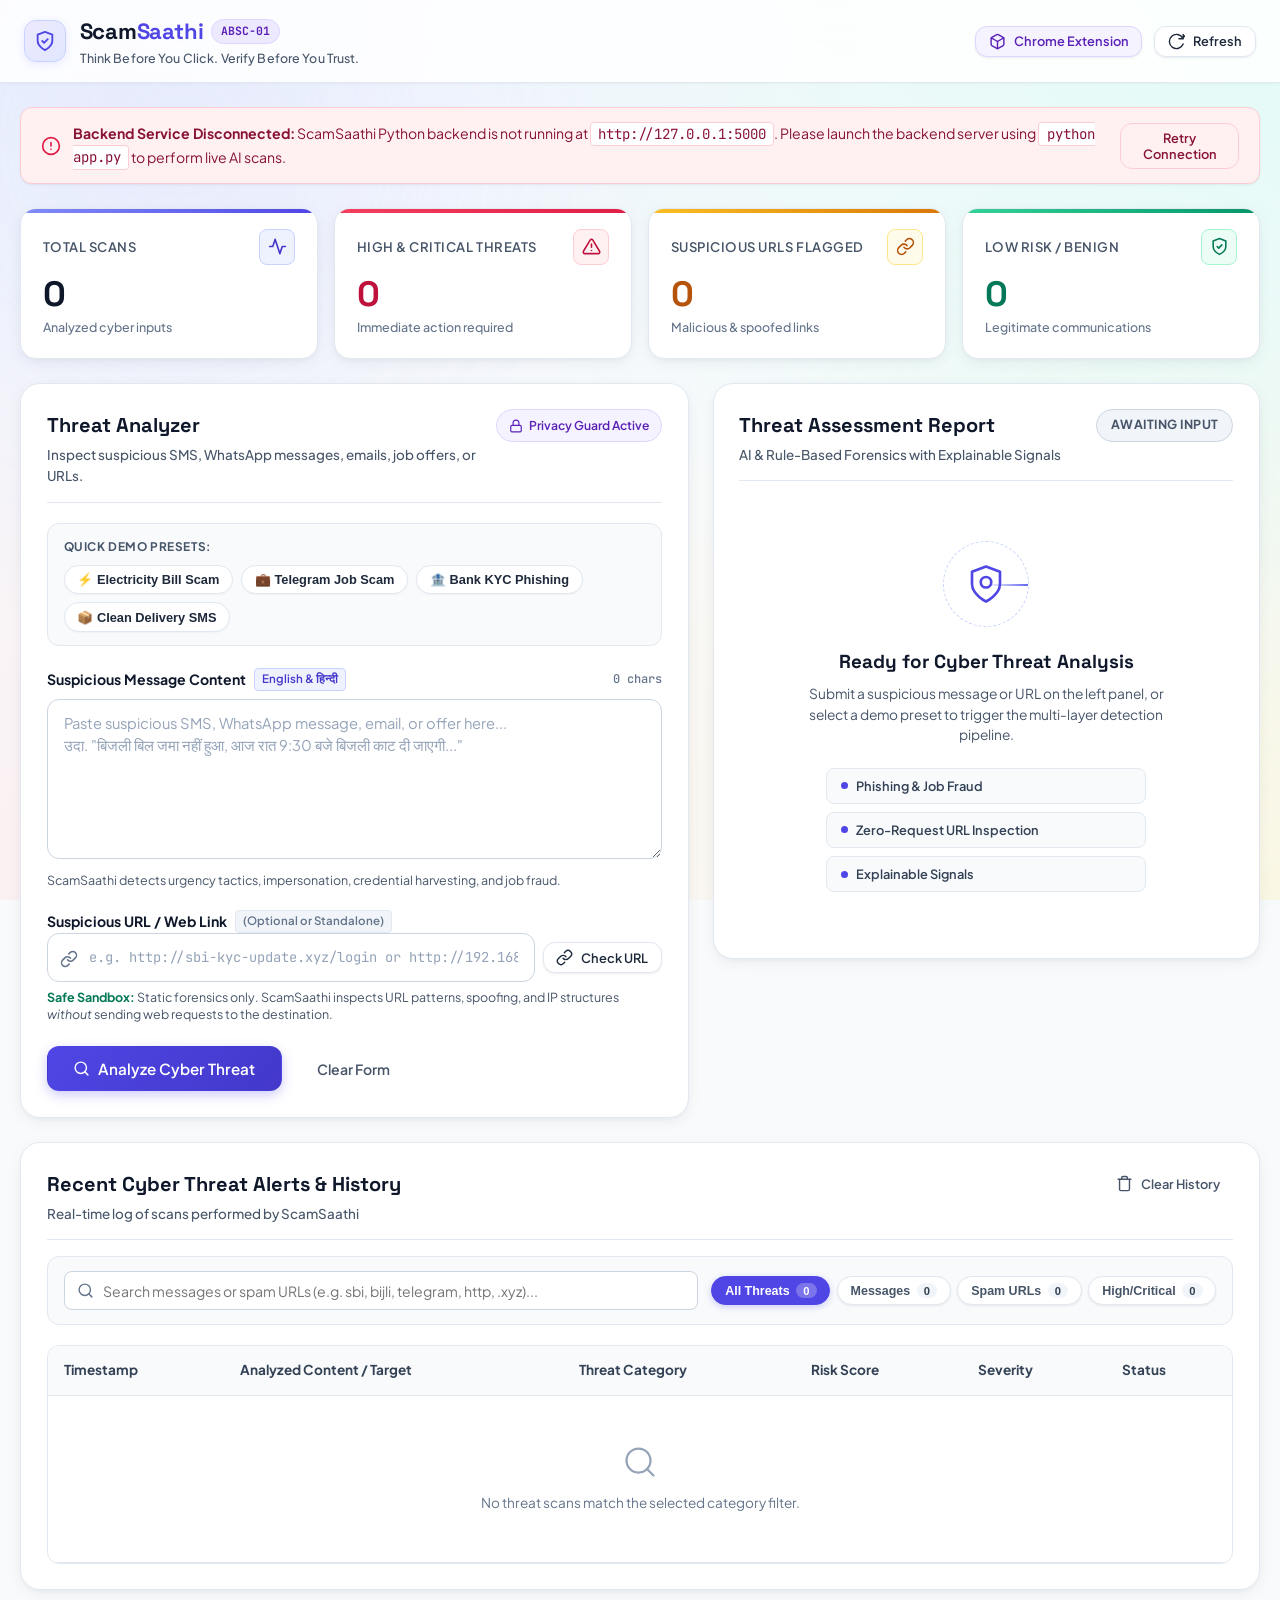
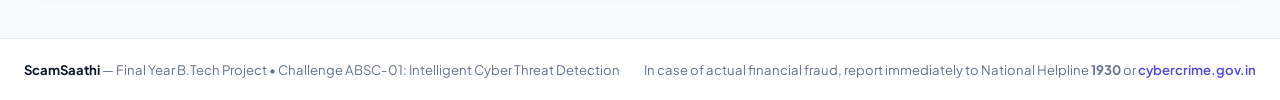
<file: index.html>
<!DOCTYPE html>
<html lang="en">
<head>
  <meta charset="UTF-8">
  <meta name="viewport" content="width=device-width, initial-scale=1.0">
  <meta name="description" content="ScamSaathi - Intelligent Cyber Threat Detection and Risk Assessment System. Analyze suspicious messages, SMS, emails, and URLs for phishing, job scams, and credential theft.">
  <title>ScamSaathi | Intelligent Cyber Threat Detection & Risk Assessment</title>
  
  <!-- Modern Typography -->
  <link rel="preconnect" href="https://fonts.googleapis.com">
  <link rel="preconnect" href="https://fonts.gstatic.com" crossorigin>
  <link href="https://fonts.googleapis.com/css2?family=Plus+Jakarta+Sans:wght@300;400;500;600;700;800&family=Space+Grotesk:wght@500;700&family=JetBrains+Mono:wght@400;500;600&display=swap" rel="stylesheet">
  
  <link rel="stylesheet" href="/static/css/style.css">
</head>
<body>
  <!-- Ambient cyber background glow elements -->
  <div class="ambient-glow glow-1" aria-hidden="true"></div>
  <div class="ambient-glow glow-2" aria-hidden="true"></div>

  <!-- Header / Navigation Bar -->
  <header class="navbar" role="banner">
    <div class="nav-container">
      <div class="brand">
        <div class="brand-icon-wrapper" aria-hidden="true">
          <svg class="brand-icon" viewBox="0 0 24 24" fill="none" stroke="currentColor" stroke-width="2" stroke-linecap="round" stroke-linejoin="round">
            <path d="M12 22s8-4 8-10V5l-8-3-8 3v7c0 6 8 10 8 10z"/>
            <path d="M9 12l2 2 4-4"/>
          </svg>
        </div>
        <div class="brand-text">
          <div class="brand-title-row">
            <span class="brand-name">Scam<span class="brand-highlight">Saathi</span></span>
            <span class="brand-badge" id="challenge-badge">ABSC-01</span>
          </div>
          <p class="brand-tagline">Think Before You Click. Verify Before You Trust.</p>
        </div>
      </div>

      <div class="nav-controls">
        <button type="button" class="btn btn-outline btn-sm btn-extension" id="btn-open-extension-modal" title="Install Chrome Browser Extension">
          <svg class="btn-icon" viewBox="0 0 24 24" fill="none" stroke="currentColor" stroke-width="2" stroke-linecap="round" stroke-linejoin="round" aria-hidden="true">
            <path d="M21 16V8a2 2 0 0 0-1-1.73l-7-4a2 2 0 0 0-2 0l-7 4A2 2 0 0 0 3 8v8a2 2 0 0 0 1 1.73l7 4a2 2 0 0 0 2 0l7-4A2 2 0 0 0 21 16z"/>
            <polyline points="3.27 6.96 12 12.01 20.73 6.96"/>
            <line x1="12" y1="22.08" x2="12" y2="12"/>
          </svg>
          <span>Chrome Extension</span>
        </button>
        <button type="button" class="btn btn-secondary btn-sm" id="btn-refresh-stats" title="Refresh dashboard data">
          <svg class="btn-icon" viewBox="0 0 24 24" fill="none" stroke="currentColor" stroke-width="2" stroke-linecap="round" stroke-linejoin="round" aria-hidden="true">
            <path d="M21.5 2v6h-6M21.34 15.57a10 10 0 1 1-.57-8.38l5.67-5.67"/>
          </svg>
          <span>Refresh</span>
        </button>
      </div>
    </div>
  </header>

  <!-- Main Dashboard Container -->
  <main class="main-content" id="main-content">
    
    <!-- Top System Banner / Offline Notice (Hidden by default, shown if backend unavailable) -->
    <div class="alert-banner hidden" id="backend-status-banner" role="alert" aria-live="assertive">
      <div class="alert-banner-content">
        <svg class="alert-banner-icon" viewBox="0 0 24 24" fill="none" stroke="currentColor" stroke-width="2" stroke-linecap="round" stroke-linejoin="round" aria-hidden="true">
          <circle cx="12" cy="12" r="10"></circle>
          <line x1="12" y1="8" x2="12" y2="12"></line>
          <line x1="12" y1="16" x2="12.01" y2="16"></line>
        </svg>
        <div class="alert-banner-text">
          <strong>Backend Service Disconnected:</strong>
          <span id="backend-banner-message">ScamSaathi Python backend is not running at <code>http://127.0.0.1:5000</code>. Please launch the backend server using <code>python app.py</code> to perform live AI scans.</span>
        </div>
      </div>
      <button type="button" class="btn btn-sm btn-outline" id="btn-retry-backend">Retry Connection</button>
    </div>

    <!-- Telemetry & Metrics Stats Row -->
    <section class="metrics-grid" aria-label="System Security Metrics">
      <div class="metric-card" id="card-total-scans">
        <div class="metric-header">
          <span class="metric-title">Total Scans</span>
          <div class="metric-icon-wrap icon-cyan" aria-hidden="true">
            <svg viewBox="0 0 24 24" fill="none" stroke="currentColor" stroke-width="2" stroke-linecap="round" stroke-linejoin="round">
              <path d="M22 12h-4l-3 9L9 3l-3 9H2"/>
            </svg>
          </div>
        </div>
        <div class="metric-value" id="metric-total-scans">--</div>
        <div class="metric-footer">Analyzed cyber inputs</div>
      </div>

      <div class="metric-card" id="card-high-threats">
        <div class="metric-header">
          <span class="metric-title">High & Critical Threats</span>
          <div class="metric-icon-wrap icon-red" aria-hidden="true">
            <svg viewBox="0 0 24 24" fill="none" stroke="currentColor" stroke-width="2" stroke-linecap="round" stroke-linejoin="round">
              <path d="M10.29 3.86L1.82 18a2 2 0 0 0 1.71 3h16.94a2 2 0 0 0 1.71-3L13.71 3.86a2 2 0 0 0-3.42 0z"/>
              <line x1="12" y1="9" x2="12" y2="13"/>
              <line x1="12" y1="17" x2="12.01" y2="17"/>
            </svg>
          </div>
        </div>
        <div class="metric-value threat-high" id="metric-high-threats">--</div>
        <div class="metric-footer">Immediate action required</div>
      </div>

      <div class="metric-card" id="card-suspicious-urls">
        <div class="metric-header">
          <span class="metric-title">Suspicious URLs Flagged</span>
          <div class="metric-icon-wrap icon-amber" aria-hidden="true">
            <svg viewBox="0 0 24 24" fill="none" stroke="currentColor" stroke-width="2" stroke-linecap="round" stroke-linejoin="round">
              <path d="M10 13a5 5 0 0 0 7.54.54l3-3a5 5 0 0 0-7.07-7.07l-1.72 1.71"/>
              <path d="M14 11a5 5 0 0 0-7.54-.54l-3 3a5 5 0 0 0 7.07 7.07l1.71-1.71"/>
            </svg>
          </div>
        </div>
        <div class="metric-value threat-amber" id="metric-suspicious-urls">--</div>
        <div class="metric-footer">Malicious & spoofed links</div>
      </div>

      <div class="metric-card" id="card-safe-rate">
        <div class="metric-header">
          <span class="metric-title">Low Risk / Benign</span>
          <div class="metric-icon-wrap icon-emerald" aria-hidden="true">
            <svg viewBox="0 0 24 24" fill="none" stroke="currentColor" stroke-width="2" stroke-linecap="round" stroke-linejoin="round">
              <path d="M12 22s8-4 8-10V5l-8-3-8 3v7c0 6 8 10 8 10z"/>
              <path d="M9 12l2 2 4-4"/>
            </svg>
          </div>
        </div>
        <div class="metric-value threat-safe" id="metric-safe-scans">--</div>
        <div class="metric-footer">Legitimate communications</div>
      </div>
    </section>

    <!-- Two-Column Primary Workspace (Input / Scanner on Left, Dynamic Results on Right) -->
    <div class="scanner-layout">
      
      <!-- LEFT COLUMN: Input & Analyzer Panel -->
      <section class="card input-card" aria-labelledby="scanner-heading">
        <div class="card-header">
          <div class="card-title-group">
            <h1 class="card-title" id="scanner-heading">Threat Analyzer</h1>
            <p class="card-subtitle">Inspect suspicious SMS, WhatsApp messages, emails, job offers, or URLs.</p>
          </div>
          <span class="privacy-badge" title="Data is processed locally and sensitive tokens are masked">
            <svg class="privacy-icon" viewBox="0 0 24 24" fill="none" stroke="currentColor" stroke-width="2" stroke-linecap="round" stroke-linejoin="round" aria-hidden="true">
              <rect x="3" y="11" width="18" height="11" rx="2" ry="2"/>
              <path d="M7 11V7a5 5 0 0 1 10 0v4"/>
            </svg>
            <span>Privacy Guard Active</span>
          </span>
        </div>

        <!-- Quick Demo Test-cases (Crucial for Hackathon Presentations!) -->
        <div class="sample-presets-container">
          <span class="sample-label">Quick Demo Presets:</span>
          <div class="preset-buttons" role="group" aria-label="Quick test case samples">
            <button type="button" class="preset-btn" data-sample="electricity" title="Simulate an electricity disconnection notice scam">⚡ Electricity Bill Scam</button>
            <button type="button" class="preset-btn" data-sample="telegram_job" title="Simulate a remote daily earning job scam">💼 Telegram Job Scam</button>
            <button type="button" class="preset-btn" data-sample="bank_phishing" title="Simulate a banking KYC credential theft SMS">🏦 Bank KYC Phishing</button>
            <button type="button" class="preset-btn" data-sample="clean_order" title="Simulate a legitimate parcel delivery SMS">📦 Clean Delivery SMS</button>
          </div>
        </div>

        <form id="scan-form" novalidate>
          <!-- Message Text Input Area (Supports English & Hindi) -->
          <div class="form-group">
            <div class="label-row">
              <label for="message-input" class="form-label">
                Suspicious Message Content
                <span class="lang-tag">English & हिन्दी</span>
              </label>
              <span class="char-count" id="char-counter">0 chars</span>
            </div>
            <textarea 
              id="message-input" 
              name="message" 
              rows="6" 
              class="form-control text-area" 
              placeholder="Paste suspicious SMS, WhatsApp message, email, or offer here...&#10;उदा. &quot;बिजली बिल जमा नहीं हुआ, आज रात 9:30 बजे बिजली काट दी जाएगी...&quot;"
              aria-describedby="message-helper"
            ></textarea>
            <span class="field-hint" id="message-helper">ScamSaathi detects urgency tactics, impersonation, credential harvesting, and job fraud.</span>
          </div>

          <!-- URL Analysis Input Section -->
          <div class="form-group">
            <label for="url-input" class="form-label">
              Suspicious URL / Web Link
              <span class="optional-tag">(Optional or Standalone)</span>
            </label>
            <div class="url-input-wrapper">
              <div class="url-prefix-icon" aria-hidden="true">
                <svg viewBox="0 0 24 24" fill="none" stroke="currentColor" stroke-width="2" stroke-linecap="round" stroke-linejoin="round">
                  <path d="M10 13a5 5 0 0 0 7.54.54l3-3a5 5 0 0 0-7.07-7.07l-1.72 1.71"/>
                  <path d="M14 11a5 5 0 0 0-7.54-.54l-3 3a5 5 0 0 0 7.07 7.07l1.71-1.71"/>
                </svg>
              </div>
              <input 
                type="text" 
                id="url-input" 
                name="url" 
                class="form-control url-control" 
                placeholder="e.g. http://sbi-kyc-update.xyz/login or http://192.168.1.1/verify"
                autocomplete="off"
                spellcheck="false"
              >
              <button type="button" class="btn btn-secondary btn-sm url-check-btn" id="btn-check-url-only" title="Inspect this URL offline without visiting">
                <svg class="btn-icon" viewBox="0 0 24 24" fill="none" stroke="currentColor" stroke-width="2" stroke-linecap="round" stroke-linejoin="round" aria-hidden="true">
                  <path d="M10 13a5 5 0 0 0 7.54.54l3-3a5 5 0 0 0-7.07-7.07l-1.72 1.71"/>
                  <path d="M14 11a5 5 0 0 0-7.54-.54l-3 3a5 5 0 0 0 7.07 7.07l1.71-1.71"/>
                </svg>
                <span>Check URL</span>
              </button>
            </div>
            <span class="field-hint">
              <strong class="security-safe-tag">Safe Sandbox:</strong> Static forensics only. ScamSaathi inspects URL patterns, spoofing, and IP structures <em>without</em> sending web requests to the destination.
            </span>
          </div>

          <!-- Form Action Buttons -->
          <div class="form-actions">
            <button type="submit" class="btn btn-primary btn-lg" id="btn-analyze">
              <svg class="btn-icon" id="analyze-spinner" viewBox="0 0 24 24" fill="none" stroke="currentColor" stroke-width="2" stroke-linecap="round" stroke-linejoin="round" aria-hidden="true">
                <circle cx="11" cy="11" r="8"></circle>
                <line x1="21" y1="21" x2="16.65" y2="16.65"></line>
              </svg>
              <span id="analyze-btn-text">Analyze Cyber Threat</span>
            </button>
            <button type="button" class="btn btn-ghost" id="btn-clear-inputs">Clear Form</button>
          </div>

          <!-- Inline Input Validation Error -->
          <div class="input-error-msg hidden" id="input-error" role="alert" aria-live="polite">
            <svg class="error-icon" viewBox="0 0 24 24" fill="none" stroke="currentColor" stroke-width="2" stroke-linecap="round" stroke-linejoin="round" aria-hidden="true">
              <circle cx="12" cy="12" r="10"/>
              <line x1="12" y1="8" x2="12" y2="12"/>
              <line x1="12" y1="16" x2="12.01" y2="16"/>
            </svg>
            <span id="input-error-text">Please provide a message or a URL to analyze.</span>
          </div>
        </form>
      </section>

      <!-- RIGHT COLUMN: Dynamic Analysis & Threat Assessment Results -->
      <section class="card results-card" id="results-panel" aria-labelledby="results-heading">
        <div class="card-header">
          <div class="card-title-group">
            <h2 class="card-title" id="results-heading">Threat Assessment Report</h2>
            <p class="card-subtitle">AI & Rule-Based Forensics with Explainable Signals</p>
          </div>
          <div id="result-severity-container">
            <!-- Dynamic Severity Badge will be placed here: Low / Medium / High / Critical -->
            <span class="badge badge-idle" id="result-idle-badge">Awaiting Input</span>
          </div>
        </div>

        <!-- 1. EMPTY / IDLE STATE (Initial state before any scan) -->
        <div class="state-container idle-state" id="state-idle">
          <div class="idle-graphic" aria-hidden="true">
            <div class="radar-scan-anim">
              <div class="radar-line"></div>
            </div>
            <svg class="idle-shield-icon" viewBox="0 0 24 24" fill="none" stroke="currentColor" stroke-width="1.5" stroke-linecap="round" stroke-linejoin="round">
              <path d="M12 22s8-4 8-10V5l-8-3-8 3v7c0 6 8 10 8 10z"/>
              <circle cx="12" cy="11" r="3"/>
            </svg>
          </div>
          <h3 class="state-title">Ready for Cyber Threat Analysis</h3>
          <p class="state-desc">
            Submit a suspicious message or URL on the left panel, or select a demo preset to trigger the multi-layer detection pipeline.
          </p>
          <div class="detection-pipeline-features">
            <div class="feature-chip">
              <span class="chip-dot"></span>
              Phishing & Job Fraud
            </div>
            <div class="feature-chip">
              <span class="chip-dot"></span>
              Zero-Request URL Inspection
            </div>
            <div class="feature-chip">
              <span class="chip-dot"></span>
              Explainable Signals
            </div>
          </div>
        </div>

        <!-- 2. LOADING STATE -->
        <div class="state-container loading-state hidden" id="state-loading" aria-live="polite">
          <div class="cyber-spinner" aria-hidden="true"></div>
          <h3 class="state-title">Analyzing Threat Indicators...</h3>
          <p class="state-desc" id="loading-stage-text">De-obfuscating URL patterns, sanitizing PII, and running ML feature classifier...</p>
        </div>

        <!-- 3. ERROR STATE (Backend failure or processing issue) -->
        <div class="state-container error-state hidden" id="state-error" role="alert" aria-live="assertive">
          <div class="error-graphic" aria-hidden="true">
            <svg viewBox="0 0 24 24" fill="none" stroke="currentColor" stroke-width="2" stroke-linecap="round" stroke-linejoin="round">
              <circle cx="12" cy="12" r="10"></circle>
              <line x1="12" y1="8" x2="12" y2="12"></line>
              <line x1="12" y1="16" x2="12.01" y2="16"></line>
            </svg>
          </div>
          <h3 class="state-title" id="error-title">Analysis Failed</h3>
          <p class="state-desc" id="error-description">Unable to connect to the ScamSaathi backend engine.</p>
          <button type="button" class="btn btn-secondary btn-sm" id="btn-error-retry">Retry Scan</button>
        </div>

        <!-- 4. SUCCESS STATE (Rendered solely with genuine backend response data) -->
        <div class="state-container success-state hidden" id="state-success">
          
          <!-- Risk Gauge & Summary Header -->
          <div class="score-overview-box">
            <div class="gauge-wrapper" aria-label="Risk Score Gauge">
              <svg class="circular-gauge" viewBox="0 0 120 120" width="130" height="130">
                <circle class="gauge-bg" cx="60" cy="60" r="50"></circle>
                <circle class="gauge-fill" id="gauge-progress-circle" cx="60" cy="60" r="50"></circle>
              </svg>
              <div class="gauge-center-text">
                <span class="score-number" id="risk-score-value">0</span>
                <span class="score-scale">/100</span>
              </div>
            </div>

            <div class="score-meta-details">
              <div class="score-meta-top">
                <span class="score-meta-label">Overall Risk Score</span>
                <span class="severity-badge-dynamic" id="dynamic-severity-badge">Low</span>
              </div>
              <h3 class="primary-threat-label" id="primary-threat-type">Phishing Threat Detected</h3>
              <p class="threat-summary-text" id="threat-summary-description">
                High probability of impersonation attempting to harvest banking credentials.
              </p>
              <div class="threat-tags-list" id="threat-category-tags">
                <!-- Tags populated dynamically -->
              </div>
            </div>
          </div>

          <!-- Section: Detected Warning Signs & Explainable Indicators -->
          <div class="result-section">
            <div class="section-title-row">
              <svg class="section-icon icon-amber" viewBox="0 0 24 24" fill="none" stroke="currentColor" stroke-width="2" stroke-linecap="round" stroke-linejoin="round" aria-hidden="true">
                <polygon points="7.86 2 16.14 2 22 7.86 22 16.14 16.14 22 7.86 22 2 16.14 2 7.86 7.86 2"/>
                <line x1="12" y1="8" x2="12" y2="12"/>
                <line x1="12" y1="16" x2="12.01" y2="16"/>
              </svg>
              <h4 class="section-title">Detected Warning Indicators</h4>
              <span class="indicator-count" id="indicator-count-badge">0 found</span>
            </div>
            
            <div class="warning-indicators-list" id="indicators-container">
              <!-- Warning indicator cards rendered dynamically -->
            </div>
          </div>

          <!-- Section: Machine Learning Text Classifier (Auxiliary & Experimental) -->
          <div class="result-section hidden" id="ml-classification-section">
            <div class="section-title-row">
              <svg class="section-icon icon-indigo" viewBox="0 0 24 24" fill="none" stroke="currentColor" stroke-width="2" stroke-linecap="round" stroke-linejoin="round" aria-hidden="true">
                <rect x="2" y="3" width="20" height="14" rx="2" ry="2"/>
                <line x1="8" y1="21" x2="16" y2="21"/>
                <line x1="12" y1="17" x2="12" y2="21"/>
              </svg>
              <h4 class="section-title">Machine Learning Classifier</h4>
              <span class="experimental-pill">Experimental (TF-IDF + LogReg)</span>
            </div>
            <div class="ml-card-box" id="ml-card-box">
              <div class="ml-result-header">
                <div class="ml-pred-badge-group">
                  <span class="ml-pred-label">Statistical Prediction:</span>
                  <span class="ml-category-badge" id="ml-category-badge">Suspicious / Scam</span>
                </div>
                <div class="ml-confidence-group">
                  <span class="ml-confidence-val" id="ml-confidence-value">--%</span>
                  <span class="ml-confidence-label">Vector Alignment</span>
                </div>
              </div>
              <p class="ml-explanation-text" id="ml-explanation-text">
                Model feature similarity to training corpus distributions.
              </p>
              <div class="ml-disclaimer-box" id="ml-disclaimer-text">
                Note: ML confidence indicates statistical feature proximity, NOT verified mathematical probability of criminality. Small synthetic datasets may exhibit distribution shift.
              </div>
            </div>
          </div>

          <!-- Section: Static URL Forensics (Shown if a URL was inspected) -->
          <div class="result-section hidden" id="url-forensics-section">
            <div class="section-title-row">
              <svg class="section-icon icon-cyan" viewBox="0 0 24 24" fill="none" stroke="currentColor" stroke-width="2" stroke-linecap="round" stroke-linejoin="round" aria-hidden="true">
                <path d="M10 13a5 5 0 0 0 7.54.54l3-3a5 5 0 0 0-7.07-7.07l-1.72 1.71"/>
                <path d="M14 11a5 5 0 0 0-7.54-.54l-3 3a5 5 0 0 0 7.07 7.07l1.71-1.71"/>
              </svg>
              <h4 class="section-title">Safe URL Forensic Inspection</h4>
            </div>
            <div class="url-forensic-box">
              <div class="url-display-line">
                <span class="url-display-label">Target URL (Non-Visited):</span>
                <code class="url-display-code" id="forensic-url-text">--</code>
              </div>
              <div class="url-signals-grid" id="forensic-url-signals">
                <!-- URL signals rendered dynamically -->
              </div>
            </div>
          </div>

          <!-- Section: Recommended Safety Actions -->
          <div class="result-section">
            <div class="section-title-row">
              <svg class="section-icon icon-emerald" viewBox="0 0 24 24" fill="none" stroke="currentColor" stroke-width="2" stroke-linecap="round" stroke-linejoin="round" aria-hidden="true">
                <path d="M12 22s8-4 8-10V5l-8-3-8 3v7c0 6 8 10 8 10z"/>
                <path d="M9 12l2 2 4-4"/>
              </svg>
              <h4 class="section-title">Recommended Safety Actions</h4>
            </div>
            <ul class="safety-actions-list" id="safety-recommendations-list">
              <!-- Recommendations rendered dynamically -->
            </ul>
          </div>

          <!-- Privacy Redaction Proof -->
          <div class="privacy-note-footer">
            <svg class="privacy-note-icon" viewBox="0 0 24 24" fill="none" stroke="currentColor" stroke-width="2" stroke-linecap="round" stroke-linejoin="round" aria-hidden="true">
              <rect x="3" y="11" width="18" height="11" rx="2" ry="2"/>
              <path d="M7 11V7a5 5 0 0 1 10 0v4"/>
            </svg>
            <span id="privacy-redacted-info">Redacted sensitive PII tokens before risk assessment.</span>
          </div>

        </div>

      </section>
    </div>

    <!-- RECENT SCAN HISTORY TABLE -->
    <section class="card history-card" aria-labelledby="history-heading">
      <div class="card-header history-header">
        <div class="card-title-group">
          <h2 class="card-title" id="history-heading">Recent Cyber Threat Alerts & History</h2>
          <p class="card-subtitle">Real-time log of scans performed by ScamSaathi</p>
        </div>
        <div class="history-actions">
          <button type="button" class="btn btn-ghost btn-sm" id="btn-clear-history" title="Clear scan history records">
            <svg class="btn-icon" viewBox="0 0 24 24" fill="none" stroke="currentColor" stroke-width="2" stroke-linecap="round" stroke-linejoin="round" aria-hidden="true">
              <polyline points="3 6 5 6 21 6"/>
              <path d="M19 6v14a2 2 0 0 1-2 2H7a2 2 0 0 1-2-2V6m3 0V4a2 2 0 0 1 2-2h4a2 2 0 0 1 2 2v2"/>
            </svg>
            <span>Clear History</span>
          </button>
        </div>
      </div>

      <!-- Threat History Search & Filter Toolbar -->
      <div class="history-toolbar">
        <div class="history-search-wrap">
          <svg class="search-icon" viewBox="0 0 24 24" fill="none" stroke="currentColor" stroke-width="2" stroke-linecap="round" stroke-linejoin="round" aria-hidden="true">
            <circle cx="11" cy="11" r="8"/>
            <line x1="21" y1="21" x2="16.65" y2="16.65"/>
          </svg>
          <input 
            type="text" 
            id="threat-search-input" 
            class="history-search-input" 
            placeholder="Search messages or spam URLs (e.g. sbi, bijli, telegram, http, .xyz)..." 
            autocomplete="off"
            aria-label="Search threat history"
          >
          <button type="button" id="btn-clear-search" class="btn-clear-search hidden" title="Clear search query">&times;</button>
        </div>
        <div class="history-filter-pills" role="radiogroup" aria-label="Filter threat types">
          <button type="button" class="filter-pill active" data-filter="all">All Threats <span class="pill-count" id="count-all">0</span></button>
          <button type="button" class="filter-pill" data-filter="messages">Messages <span class="pill-count" id="count-messages">0</span></button>
          <button type="button" class="filter-pill" data-filter="urls">Spam URLs <span class="pill-count" id="count-urls">0</span></button>
          <button type="button" class="filter-pill" data-filter="high">High/Critical <span class="pill-count" id="count-high">0</span></button>
        </div>
      </div>

      <div class="table-responsive">
        <table class="history-table" id="history-table">
          <thead>
            <tr>
              <th scope="col">Timestamp</th>
              <th scope="col">Analyzed Content / Target</th>
              <th scope="col">Threat Category</th>
              <th scope="col">Risk Score</th>
              <th scope="col">Severity</th>
              <th scope="col">Status</th>
            </tr>
          </thead>
          <tbody id="history-table-body">
            <!-- Dynamically populated or empty state row -->
            <tr class="empty-history-row" id="empty-history-placeholder">
              <td colspan="6" class="empty-history-cell">
                <div class="empty-history-msg">
                  <svg class="empty-history-icon" viewBox="0 0 24 24" fill="none" stroke="currentColor" stroke-width="1.5" stroke-linecap="round" stroke-linejoin="round" aria-hidden="true">
                    <circle cx="12" cy="12" r="10"/>
                    <line x1="12" y1="8" x2="12" y2="12"/>
                    <line x1="12" y1="16" x2="12.01" y2="16"/>
                  </svg>
                  <p>No scans recorded yet. Enter a message or URL above and click <strong>Analyze Cyber Threat</strong> to perform your first assessment.</p>
                </div>
              </td>
            </tr>
          </tbody>
        </table>
      </div>
    </section>

  </main>

  <!-- Footer -->
  <footer class="app-footer" role="contentinfo">
    <div class="footer-container">
      <div class="footer-left">
        <span class="footer-logo">ScamSaathi</span> — Final Year B.Tech Project &bull; Challenge ABSC-01: Intelligent Cyber Threat Detection
      </div>
      <div class="footer-right">
        <span>In case of actual financial fraud, report immediately to National Helpline <strong>1930</strong> or <a href="https://cybercrime.gov.in" target="_blank" rel="noopener noreferrer" class="footer-link">cybercrime.gov.in</a></span>
      </div>
    </div>
  </footer>

  <!-- Threat Forensics Deep Inspection Modal -->
  <div class="modal-overlay hidden" id="threat-detail-modal" role="dialog" aria-modal="true" aria-labelledby="modal-threat-title">
    <div class="modal-card">
      <div class="modal-header">
        <div class="modal-title-row">
          <span class="badge badge-high" id="modal-severity-badge">HIGH</span>
          <h3 class="modal-title" id="modal-threat-title">Threat Forensics Inspection</h3>
        </div>
        <button type="button" class="modal-close-btn" id="modal-close-btn" aria-label="Close dialog">&times;</button>
      </div>
      <div class="modal-body" id="modal-body-content">
        <!-- Rendered dynamically -->
      </div>
    </div>
  </div>

  <!-- Chrome Extension Installation Modal -->
  <div class="modal-overlay hidden" id="extension-modal" role="dialog" aria-modal="true" aria-labelledby="modal-ext-title">
    <div class="modal-card extension-modal-card">
      <div class="modal-header">
        <div class="modal-title-row">
          <span class="badge" style="background:rgba(56,189,248,0.2); color:var(--color-cyan); border:1px solid var(--color-cyan);">Manifest V3</span>
          <h3 class="modal-title" id="modal-ext-title">Install ScamSaathi Chrome Extension</h3>
        </div>
        <button type="button" class="modal-close-btn" id="modal-ext-close-btn" aria-label="Close dialog">&times;</button>
      </div>
      <div class="modal-body">
        <div class="ext-intro-box">
          <p>Protect your browser in real-time. The ScamSaathi Chrome Extension inspects active page URLs on demand and gives you right-click threat analysis on any highlighted message or SMS.</p>
        </div>

        <div class="ext-steps-list">
          <div class="ext-step-item">
            <div class="ext-step-num">1</div>
            <div class="ext-step-content">
              <strong>Locate or Download the Extension</strong>
              <p>You can load directly from your existing local project or download as a standalone zip archive.</p>
              <div class="ext-actions-row">
                <a href="/api/download-extension" download="scamsaathi-chrome-extension.zip" class="btn btn-primary btn-sm" id="btn-download-ext-zip">
                  <svg class="btn-icon" viewBox="0 0 24 24" fill="none" stroke="currentColor" stroke-width="2">
                    <path d="M21 15v4a2 2 0 0 1-2 2H5a2 2 0 0 1-2-2v-4"/>
                    <polyline points="7 10 12 15 17 10"/>
                    <line x1="12" y1="15" x2="12" y2="3"/>
                  </svg>
                  <span>Download Extension (.zip)</span>
                </a>
                <button type="button" class="btn btn-secondary btn-sm" id="btn-copy-ext-path">
                  <span>Copy Local Path</span>
                </button>
              </div>
              <div class="ext-path-box" id="ext-path-box">c:\Users\ASUS\Downloads\main scam sathi\extension</div>
            </div>
          </div>

          <div class="ext-step-item">
            <div class="ext-step-num">2</div>
            <div class="ext-step-content">
              <strong>Open Extensions in Google Chrome</strong>
              <p>Open a new tab in Chrome and go to: <code class="ext-code-pill">chrome://extensions</code></p>
            </div>
          </div>

          <div class="ext-step-item">
            <div class="ext-step-num">3</div>
            <div class="ext-step-content">
              <strong>Enable Developer Mode & Click "Load unpacked"</strong>
              <p>Toggle <strong>"Developer mode"</strong> in the top-right corner, click <strong>"Load unpacked"</strong>, and select the <code>extension</code> folder!</p>
            </div>
          </div>
        </div>

        <div class="ext-features-grid">
          <div class="ext-feat-item">🛡️ 1-Click Page Link Inspector</div>
          <div class="ext-feat-item">🔍 Right-Click "Inspect with ScamSaathi"</div>
          <div class="ext-feat-item">🔒 Zero-Network Privacy Engine</div>
        </div>
      </div>
    </div>
  </div>

  <script src="/static/js/app.js"></script>
</body>
</html>
</file>
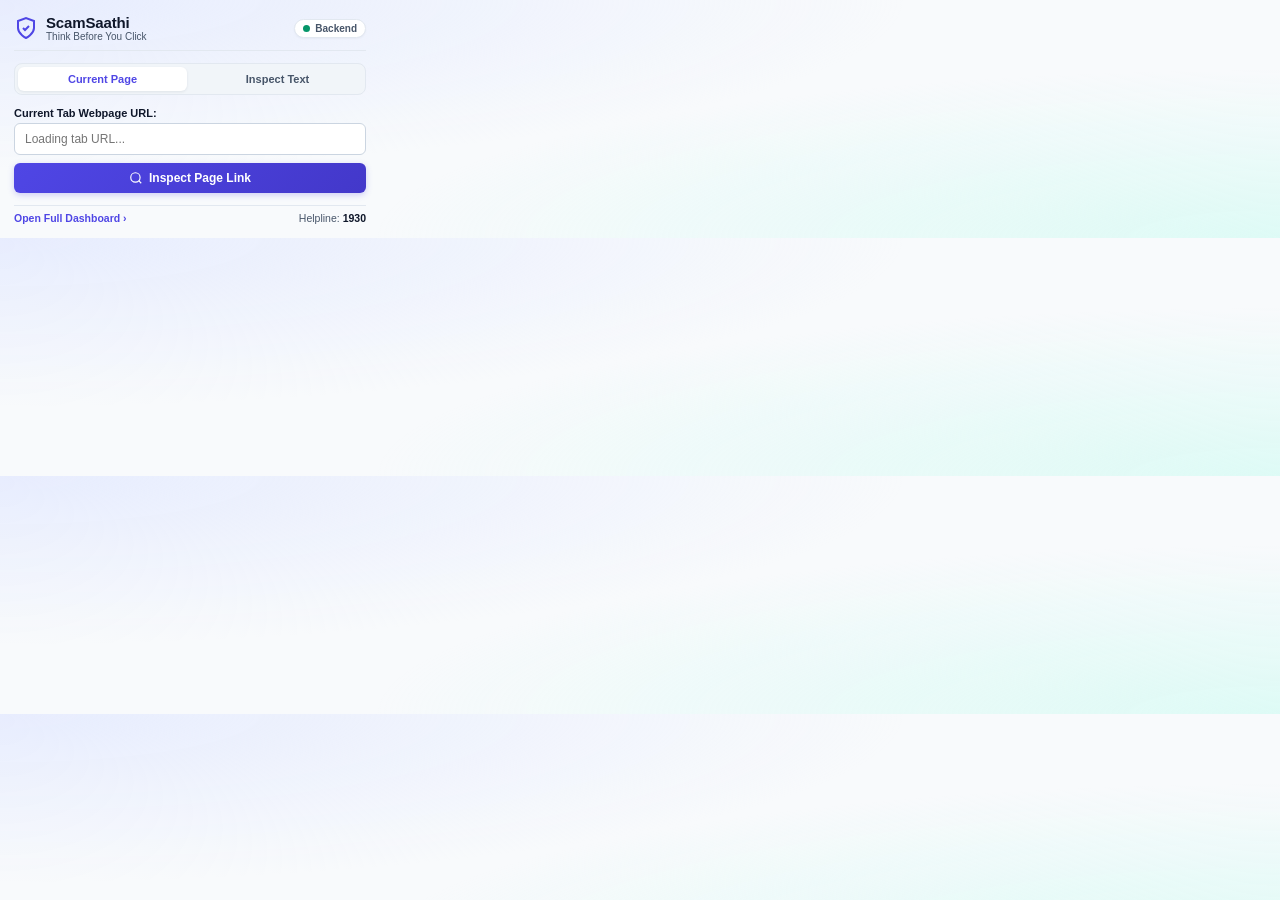
<file: extension/popup.html>
<!DOCTYPE html>
<html lang="en">
<head>
  <meta charset="UTF-8">
  <meta name="viewport" content="width=device-width, initial-scale=1.0">
  <title>ScamSaathi - Cyber Threat Inspector</title>
  <link rel="stylesheet" href="popup.css">
</head>
<body>
  <div class="popup-container">
    <!-- Header -->
    <header class="header">
      <div class="brand">
        <div class="brand-shield" aria-hidden="true">
          <svg viewBox="0 0 24 24" fill="none" stroke="currentColor" stroke-width="2">
            <path d="M12 22s8-4 8-10V5l-8-3-8 3v7c0 6 8 10 8 10z"/>
            <path d="M9 12l2 2 4-4"/>
          </svg>
        </div>
        <div>
          <div class="brand-title">ScamSaathi</div>
          <div class="brand-tagline">Think Before You Click</div>
        </div>
      </div>
      <div class="status-indicator" id="ext-backend-status" title="Flask Backend Connection Status">
        <span class="status-dot" id="ext-status-dot"></span>
        <span class="status-text" id="ext-status-text">Backend</span>
      </div>
    </header>

    <!-- Mode Tabs -->
    <div class="tabs-nav" role="tablist">
      <button class="tab-btn active" data-tab="tab-active-url" role="tab">Current Page</button>
      <button class="tab-btn" data-tab="tab-msg" role="tab">Inspect Text</button>
    </div>

    <!-- Tab 1: Current Page URL Inspection -->
    <div class="tab-pane active" id="tab-active-url">
      <div class="form-group">
        <label class="form-label">Current Tab Webpage URL:</label>
        <div class="url-field-wrap">
          <input type="text" id="ext-current-url" class="form-input" placeholder="Loading tab URL..." spellcheck="false" />
        </div>
      </div>
      <button type="button" class="btn btn-primary" id="btn-ext-scan-url">
        <svg class="btn-icon" viewBox="0 0 24 24" fill="none" stroke="currentColor" stroke-width="2">
          <circle cx="11" cy="11" r="8"/>
          <line x1="21" y1="21" x2="16.65" y2="16.65"/>
        </svg>
        <span>Inspect Page Link</span>
      </button>
    </div>

    <!-- Tab 2: Suspicious Message / Text Analysis -->
    <div class="tab-pane" id="tab-msg">
      <div class="form-group">
        <label class="form-label">Paste SMS, Offer, or Email Text:</label>
        <textarea id="ext-message-input" class="form-textarea" rows="3" placeholder="e.g. 'Your account will be suspended. Share OTP...' or 'बिजली बिल जमा करें...'"></textarea>
      </div>
      <button type="button" class="btn btn-primary" id="btn-ext-scan-msg">
        <svg class="btn-icon" viewBox="0 0 24 24" fill="none" stroke="currentColor" stroke-width="2">
          <path d="M12 22s8-4 8-10V5l-8-3-8 3v7c0 6 8 10 8 10z"/>
          <path d="M9 12l2 2 4-4"/>
        </svg>
        <span>Analyze Threat Signals</span>
      </button>
    </div>

    <!-- Results Section -->
    <div class="results-container hidden" id="ext-results-container">
      <div class="result-card">
        <div class="result-header">
          <div class="score-display">
            <span class="score-number" id="ext-score-num">0</span>
            <span class="score-max">/100</span>
          </div>
          <span class="badge badge-low" id="ext-severity-badge">LOW RISK</span>
        </div>

        <div class="threat-summary" id="ext-threat-summary">No immediate threat patterns detected.</div>

        <div class="indicators-box hidden" id="ext-indicators-box">
          <div class="indicators-title">Forensic Indicators:</div>
          <div class="indicators-list" id="ext-indicators-list"></div>
        </div>

        <div class="safety-box">
          <div class="safety-title">Recommended Action:</div>
          <div class="safety-text" id="ext-safety-advice">Always verify before providing credentials or making payments.</div>
        </div>
      </div>
    </div>

    <!-- Footer -->
    <footer class="footer">
      <a href="http://127.0.0.1:5000" target="_blank" class="footer-link">Open Full Dashboard &rsaquo;</a>
      <span class="helpline-tag">Helpline: <strong>1930</strong></span>
    </footer>
  </div>

  <script src="popup.js"></script>
</body>
</html>
</file>
<file: static/css/style.css>
/* ==========================================================================
   ScamSaathi - Cyber Threat Detection & Risk Assessment Stylesheet
   Theme: Aesthetic Pastel Frontend with High-Contrast Dashboard Architecture
   Palette: Soft Pastel Gradients, Pure Card Surfaces, Deep Slate Ink Typography
   ========================================================================== */

:root {
  /* --------------------------------------------------------------------------
     Pastel Canvas & Frontend Palette (Soft, Gentle, Non-Aggressive)
     -------------------------------------------------------------------------- */
  --bg-primary: #f8fafc;                 /* Airy porcelain pastel canvas */
  --bg-secondary: #f1f5f9;               /* Soft pastel mist backing */
  --bg-surface: #ffffff;                 /* Pure crisp card surface */
  --bg-surface-elevated: #f8fafc;        /* Subtle elevated pastel surface */
  --bg-surface-card: rgba(255, 255, 255, 0.92); /* Frosted glass card */
  
  /* Hairline Borders with High Definition */
  --border-subtle: #e2e8f0;             /* Crisp light slate border */
  --border-focus: #4f46e5;              /* Vibrant indigo focus */
  --border-highlight: #c7d2fe;          /* Pastel periwinkle border */
  
  /* --------------------------------------------------------------------------
     High-Contrast Typography (WCAG AAA Compliant - Ink Slate Contrast)
     -------------------------------------------------------------------------- */
  --text-main: #0f172a;                 /* Deep ink slate for razor-sharp readability */
  --text-muted: #475569;                /* Balanced dark slate for secondary labels */
  --text-dim: #64748b;                  /* Muted slate for metadata & hints */
  --text-inverse: #ffffff;

  /* --------------------------------------------------------------------------
     Pastel Brand Accents & High-Contrast Visual Tokens
     -------------------------------------------------------------------------- */
  --color-primary: #4f46e5;             /* High-contrast Deep Indigo */
  --color-indigo: #4f46e5;
  --color-indigo-soft: #6366f1;
  --color-cyan: #0284c7;                /* Clean Azure Blue */
  --color-teal: #0d9488;                /* Balanced Forest Teal */
  
  /* Severity Colors: Pastel Chip Backgrounds with High-Contrast Deep Ink Text */
  --color-safe: #059669;                /* Rich Emerald */
  --color-safe-bg: #ecfdf5;             /* Pastel Mint */
  --color-safe-border: #a7f3d0;
  --color-safe-text: #064e3b;
  
  --color-medium: #d97706;              /* Warm Amber */
  --color-medium-bg: #fffbeb;           /* Pastel Butter/Honey */
  --color-medium-border: #fde68a;
  --color-medium-text: #78350f;

  --color-high: #ea580c;                /* Rich Terracotta */
  --color-high-bg: #fff7ed;             /* Pastel Peach */
  --color-high-border: #fed7aa;
  --color-high-text: #7c2d12;

  --color-critical: #e11d48;            /* Bold Ruby Rose */
  --color-critical-bg: #fff1f2;         /* Pastel Blossom Rose */
  --color-critical-border: #fecdd3;
  --color-critical-text: #881337;
  --color-critical-glow: rgba(225, 29, 72, 0.15);

  /* Typography */
  --font-main: 'Plus Jakarta Sans', system-ui, -apple-system, sans-serif;
  --font-display: 'Space Grotesk', var(--font-main);
  --font-mono: 'JetBrains Mono', monospace;

  /* Natural Elevated Shadows (High Separation Against Pastel Background) */
  --shadow-sm: 0 1px 3px rgba(15, 23, 42, 0.05), 0 1px 2px rgba(15, 23, 42, 0.03);
  --shadow-md: 0 4px 16px -2px rgba(15, 23, 42, 0.07), 0 2px 6px -1px rgba(15, 23, 42, 0.04);
  --shadow-lg: 0 12px 30px -4px rgba(15, 23, 42, 0.10);
  --glow-cyan: 0 2px 14px rgba(79, 70, 229, 0.08);
  --glow-indigo: 0 2px 16px rgba(79, 70, 229, 0.10);

  /* Radius */
  --radius-sm: 8px;
  --radius-md: 12px;
  --radius-lg: 16px;
  --radius-xl: 20px;
  --radius-pill: 9999px;

  /* Transitions */
  --transition-fast: 0.15s ease;
  --transition-normal: 0.25s cubic-bezier(0.4, 0, 0.2, 1);
}

/* Base & Reset */
*, *::before, *::after {
  box-sizing: border-box;
  margin: 0;
  padding: 0;
}

html {
  font-size: 16px;
  scroll-behavior: smooth;
}

body {
  font-family: var(--font-main);
  background-color: var(--bg-primary);
  /* Aesthetic Pastel Multi-Stop Mesh Gradient */
  background-image: 
    radial-gradient(at 0% 0%, rgba(224, 231, 255, 0.6) 0px, transparent 50%),
    radial-gradient(at 100% 0%, rgba(204, 251, 241, 0.5) 0px, transparent 50%),
    radial-gradient(at 100% 100%, rgba(254, 243, 199, 0.45) 0px, transparent 50%),
    radial-gradient(at 0% 100%, rgba(255, 228, 230, 0.45) 0px, transparent 50%);
  background-attachment: fixed;
  color: var(--text-main);
  line-height: 1.6;
  min-height: 100vh;
  position: relative;
  overflow-x: hidden;
  display: flex;
  flex-direction: column;
}

/* Soft Pastel Ambient Atmosphere */
.ambient-glow {
  position: fixed;
  border-radius: 50%;
  pointer-events: none;
  filter: blur(120px);
  z-index: 0;
  opacity: 0.45;
}

.glow-1 {
  width: 520px;
  height: 520px;
  background: radial-gradient(circle, rgba(199, 210, 254, 0.7) 0%, transparent 70%);
  top: -120px;
  left: -80px;
}

.glow-2 {
  width: 540px;
  height: 540px;
  background: radial-gradient(circle, rgba(204, 251, 241, 0.6) 0%, transparent 70%);
  top: 30%;
  right: -100px;
}

/* Navigation / Header Bar */
.navbar {
  position: sticky;
  top: 0;
  z-index: 100;
  background: rgba(255, 255, 255, 0.85);
  backdrop-filter: blur(16px);
  -webkit-backdrop-filter: blur(16px);
  border-bottom: 1px solid var(--border-subtle);
  box-shadow: 0 1px 3px rgba(15, 23, 42, 0.04);
  padding: 0.85rem 1.5rem;
}

.nav-container {
  max-width: 1320px;
  margin: 0 auto;
  display: flex;
  align-items: center;
  justify-content: space-between;
  gap: 1rem;
}

.brand {
  display: flex;
  align-items: center;
  gap: 0.85rem;
}

.brand-icon-wrapper {
  width: 42px;
  height: 42px;
  border-radius: var(--radius-md);
  background: linear-gradient(135deg, #ede9fe, #e0e7ff);
  border: 1px solid #c7d2fe;
  display: flex;
  align-items: center;
  justify-content: center;
  color: var(--color-primary);
  box-shadow: 0 2px 8px rgba(79, 70, 229, 0.12);
}

.brand-icon {
  width: 22px;
  height: 22px;
}

.brand-title-row {
  display: flex;
  align-items: center;
  gap: 0.5rem;
}

.brand-name {
  font-family: var(--font-display);
  font-size: 1.38rem;
  font-weight: 700;
  letter-spacing: -0.01em;
  color: #0f172a;
}

.brand-highlight {
  color: var(--color-primary);
}

.brand-badge {
  font-family: var(--font-mono);
  font-size: 0.72rem;
  font-weight: 700;
  padding: 0.15rem 0.55rem;
  border-radius: var(--radius-pill);
  background: #ede9fe;
  border: 1px solid #ddd6fe;
  color: #5b21b6;
}

.brand-tagline {
  font-size: 0.78rem;
  color: var(--text-muted);
  letter-spacing: 0.01em;
  font-weight: 500;
}

.nav-controls {
  display: flex;
  align-items: center;
  gap: 0.75rem;
}

/* System Status Pill */
.system-status-pill {
  display: flex;
  align-items: center;
  gap: 0.45rem;
  background: #ffffff;
  border: 1px solid var(--border-subtle);
  padding: 0.4rem 0.85rem;
  border-radius: var(--radius-pill);
  font-size: 0.8rem;
  font-weight: 600;
  color: var(--text-muted);
  box-shadow: var(--shadow-sm);
}

.status-dot {
  width: 8px;
  height: 8px;
  border-radius: 50%;
  transition: background-color var(--transition-normal);
}

.status-online {
  background-color: var(--color-safe);
  box-shadow: 0 0 0 2px #d1fae5;
}

.status-offline {
  background-color: var(--color-critical);
  box-shadow: 0 0 0 2px #ffe4e6;
}

.status-checking {
  background-color: var(--color-medium);
  box-shadow: 0 0 0 2px #fef3c7;
  animation: pulse-dot 1.5s infinite;
}

@keyframes pulse-dot {
  0%, 100% { opacity: 1; transform: scale(1); }
  50% { opacity: 0.5; transform: scale(0.9); }
}

/* Main Content Layout */
.main-content {
  flex: 1;
  max-width: 1320px;
  width: 100%;
  margin: 0 auto;
  padding: 1.5rem 1.25rem 3rem;
  position: relative;
  z-index: 1;
  display: flex;
  flex-direction: column;
  gap: 1.5rem;
}

/* Alert Banner */
.alert-banner {
  background: var(--color-critical-bg);
  border: 1px solid var(--color-critical-border);
  border-radius: var(--radius-md);
  padding: 0.85rem 1.25rem;
  display: flex;
  align-items: center;
  justify-content: space-between;
  gap: 1rem;
  color: var(--color-critical-text);
  font-size: 0.88rem;
  box-shadow: var(--shadow-sm);
}

.alert-banner-content {
  display: flex;
  align-items: center;
  gap: 0.75rem;
}

.alert-banner-icon {
  width: 20px;
  height: 20px;
  color: var(--color-critical);
  flex-shrink: 0;
}

.alert-banner-text code {
  background: #ffffff;
  padding: 0.15rem 0.45rem;
  border-radius: 4px;
  font-family: var(--font-mono);
  color: var(--color-critical-text);
  border: 1px solid var(--color-critical-border);
}

/* --------------------------------------------------------------------------
   Telemetry & Metrics Stats Row - High-Contrast Dashboard Cards
   -------------------------------------------------------------------------- */
.metrics-grid {
  display: grid;
  grid-template-columns: repeat(auto-fit, minmax(230px, 1fr));
  gap: 1rem;
}

.metric-card {
  background: #ffffff;
  border: 1px solid var(--border-subtle);
  border-radius: var(--radius-lg);
  padding: 1.25rem 1.35rem;
  box-shadow: var(--shadow-md);
  transition: transform var(--transition-normal), box-shadow var(--transition-normal), border-color var(--transition-normal);
  position: relative;
  overflow: hidden;
}

.metric-card::before {
  content: '';
  position: absolute;
  top: 0;
  left: 0;
  right: 0;
  height: 4px;
}

#card-total-scans::before { background: linear-gradient(90deg, #818cf8, #4f46e5); }
#card-high-threats::before { background: linear-gradient(90deg, #f43f5e, #e11d48); }
#card-suspicious-urls::before { background: linear-gradient(90deg, #fbbf24, #d97706); }
#card-safe-rate::before { background: linear-gradient(90deg, #34d399, #059669); }

.metric-card:hover {
  transform: translateY(-2px);
  box-shadow: var(--shadow-lg);
  border-color: #cbd5e1;
}

.metric-header {
  display: flex;
  align-items: center;
  justify-content: space-between;
  margin-bottom: 0.65rem;
}

.metric-title {
  font-size: 0.82rem;
  color: var(--text-muted);
  font-weight: 600;
  text-transform: uppercase;
  letter-spacing: 0.04em;
}

.metric-icon-wrap {
  width: 36px;
  height: 36px;
  border-radius: var(--radius-sm);
  display: flex;
  align-items: center;
  justify-content: center;
}

.metric-icon-wrap svg {
  width: 19px;
  height: 19px;
}

/* High-Contrast Icon Backdrops with Soft Pastel Tints */
.icon-cyan {
  background: #eef2ff;
  border: 1px solid #c7d2fe;
  color: #4338ca;
}

.icon-red {
  background: #fff1f2;
  border: 1px solid #fecdd3;
  color: #be123c;
}

.icon-amber {
  background: #fffbeb;
  border: 1px solid #fde68a;
  color: #b45309;
}

.icon-emerald {
  background: #ecfdf5;
  border: 1px solid #a7f3d0;
  color: #047857;
}

.metric-value {
  font-family: var(--font-display);
  font-size: 2.2rem;
  font-weight: 800;
  line-height: 1.1;
  color: #0f172a;
  margin-bottom: 0.25rem;
}

.metric-footer {
  font-size: 0.78rem;
  color: var(--text-dim);
  font-weight: 500;
}

.threat-high { color: #be123c !important; }
.threat-amber { color: #b45309 !important; }
.threat-safe { color: #047857 !important; }

/* --------------------------------------------------------------------------
   Primary Two-Column Scanner Layout
   -------------------------------------------------------------------------- */
.scanner-layout {
  display: grid;
  grid-template-columns: 1.1fr 0.9fr;
  gap: 1.5rem;
  align-items: start;
}

/* Card Base */
.card {
  background: #ffffff;
  border: 1px solid var(--border-subtle);
  border-radius: var(--radius-xl);
  padding: 1.6rem;
  box-shadow: var(--shadow-md);
  position: relative;
}

.card-header {
  display: flex;
  align-items: flex-start;
  justify-content: space-between;
  gap: 1rem;
  margin-bottom: 1.25rem;
  padding-bottom: 0.95rem;
  border-bottom: 1px solid var(--border-subtle);
}

.card-title {
  font-family: var(--font-display);
  font-size: 1.25rem;
  font-weight: 700;
  color: #0f172a;
}

.card-subtitle {
  font-size: 0.84rem;
  color: var(--text-muted);
  margin-top: 0.15rem;
  font-weight: 500;
}

/* Privacy Guard Badge */
.privacy-badge {
  display: inline-flex;
  align-items: center;
  gap: 0.4rem;
  background: #f5f3ff;
  border: 1px solid #ddd6fe;
  padding: 0.35rem 0.75rem;
  border-radius: var(--radius-pill);
  font-size: 0.76rem;
  color: #5b21b6;
  font-weight: 600;
  flex-shrink: 0;
}

.privacy-icon {
  width: 14px;
  height: 14px;
}

/* Quick Demo Presets */
.sample-presets-container {
  background: #f8fafc;
  border: 1px solid var(--border-subtle);
  border-radius: var(--radius-md);
  padding: 0.85rem 1rem;
  margin-bottom: 1.35rem;
}

.sample-label {
  display: block;
  font-size: 0.74rem;
  text-transform: uppercase;
  letter-spacing: 0.05em;
  color: var(--text-muted);
  font-weight: 700;
  margin-bottom: 0.55rem;
}

.preset-buttons {
  display: flex;
  flex-wrap: wrap;
  gap: 0.5rem;
}

.preset-btn {
  background: #ffffff;
  border: 1px solid var(--border-subtle);
  color: #1e293b;
  padding: 0.38rem 0.8rem;
  border-radius: var(--radius-pill);
  font-size: 0.8rem;
  font-weight: 600;
  cursor: pointer;
  box-shadow: 0 1px 2px rgba(15, 23, 42, 0.04);
  transition: all var(--transition-fast);
}

.preset-btn:hover {
  background: #ede9fe;
  border-color: #c7d2fe;
  color: #4338ca;
  transform: translateY(-1px);
  box-shadow: var(--shadow-sm);
}

/* Forms & Inputs - High Definition & Solid Contrast */
.form-group {
  margin-bottom: 1.25rem;
}

.label-row {
  display: flex;
  align-items: center;
  justify-content: space-between;
  margin-bottom: 0.45rem;
}

.form-label {
  font-size: 0.88rem;
  font-weight: 700;
  color: #0f172a;
  display: flex;
  align-items: center;
  gap: 0.5rem;
}

.lang-tag, .optional-tag {
  font-size: 0.72rem;
  font-weight: 600;
  color: #4338ca;
  background: #eef2ff;
  border: 1px solid #c7d2fe;
  padding: 0.1rem 0.45rem;
  border-radius: 4px;
}

.optional-tag {
  color: var(--text-dim);
  background: #f1f5f9;
  border-color: var(--border-subtle);
}

.char-count {
  font-size: 0.75rem;
  color: var(--text-dim);
  font-family: var(--font-mono);
  font-weight: 500;
}

.form-control {
  width: 100%;
  background: #ffffff;
  border: 1.5px solid #cbd5e1;
  border-radius: var(--radius-md);
  padding: 0.8rem 1rem;
  color: #0f172a;
  font-family: var(--font-main);
  font-size: 0.92rem;
  line-height: 1.5;
  transition: border-color var(--transition-fast), box-shadow var(--transition-fast);
}

.form-control::placeholder {
  color: #94a3b8;
}

.form-control:focus {
  outline: none;
  border-color: var(--border-focus);
  box-shadow: 0 0 0 3px rgba(79, 70, 229, 0.15);
}

.text-area {
  resize: vertical;
  min-height: 125px;
}

.url-input-wrapper {
  position: relative;
  display: flex;
  align-items: center;
  gap: 0.5rem;
}

.url-prefix-icon {
  position: absolute;
  left: 0.85rem;
  width: 18px;
  height: 18px;
  color: #64748b;
  pointer-events: none;
  z-index: 2;
}

.url-prefix-icon svg {
  width: 100%;
  height: 100%;
}

.url-control {
  padding-left: 2.6rem;
  font-family: var(--font-mono);
  font-size: 0.86rem;
  flex: 1;
}

.url-check-btn {
  white-space: nowrap;
  flex-shrink: 0;
  padding: 0.7rem 1.1rem;
  font-size: 0.84rem;
  border: 1px solid var(--border-subtle);
  background: #f8fafc;
  color: #1e293b;
  font-weight: 600;
}

.url-check-btn:hover {
  border-color: #c7d2fe;
  background: #eef2ff;
  color: #4338ca;
}

.field-hint {
  display: block;
  font-size: 0.78rem;
  color: var(--text-muted);
  margin-top: 0.45rem;
  line-height: 1.4;
}

.security-safe-tag {
  color: #047857;
  font-weight: 700;
}

/* Actions & Buttons */
.form-actions {
  display: flex;
  align-items: center;
  gap: 0.85rem;
  margin-top: 1.4rem;
}

.btn {
  display: inline-flex;
  align-items: center;
  justify-content: center;
  gap: 0.5rem;
  padding: 0.6rem 1.3rem;
  border-radius: var(--radius-md);
  font-size: 0.88rem;
  font-weight: 600;
  cursor: pointer;
  transition: all var(--transition-fast);
  border: 1px solid transparent;
  font-family: var(--font-main);
}

.btn:disabled {
  opacity: 0.55;
  cursor: not-allowed;
}

/* Primary Button - High-Contrast Indigo with Crisp White Text */
.btn-primary {
  background: linear-gradient(135deg, #4f46e5, #4338ca);
  color: #ffffff;
  box-shadow: 0 4px 12px rgba(79, 70, 229, 0.28);
}

.btn-primary:hover:not(:disabled) {
  background: linear-gradient(135deg, #4338ca, #3730a3);
  box-shadow: 0 6px 16px rgba(79, 70, 229, 0.35);
  transform: translateY(-1px);
}

.btn-secondary {
  background: #ffffff;
  border: 1px solid var(--border-subtle);
  color: #1e293b;
  box-shadow: var(--shadow-sm);
}

.btn-secondary:hover {
  background: #f8fafc;
  border-color: #cbd5e1;
  color: #0f172a;
}

.btn-ghost {
  background: transparent;
  color: var(--text-muted);
}

.btn-ghost:hover {
  color: #0f172a;
  background: #f1f5f9;
}

.btn-outline {
  background: transparent;
  border-color: var(--color-critical-border);
  color: var(--color-critical-text);
}

.btn-outline:hover {
  background: var(--color-critical-bg);
}

.btn-sm {
  padding: 0.38rem 0.8rem;
  font-size: 0.8rem;
}

.btn-lg {
  padding: 0.75rem 1.6rem;
  font-size: 0.95rem;
}

.btn-icon {
  width: 17px;
  height: 17px;
}

/* Input Error Message */
.input-error-msg {
  display: flex;
  align-items: center;
  gap: 0.5rem;
  background: var(--color-critical-bg);
  border: 1px solid var(--color-critical-border);
  padding: 0.7rem 1rem;
  border-radius: var(--radius-sm);
  color: var(--color-critical-text);
  font-size: 0.84rem;
  font-weight: 500;
  margin-top: 1rem;
}

.error-icon {
  width: 17px;
  height: 17px;
  flex-shrink: 0;
  color: var(--color-critical);
}

/* ==========================================================================
   Results Panel States (Idle, Loading, Error, Success)
   ========================================================================== */

.results-card {
  min-height: 480px;
  display: flex;
  flex-direction: column;
}

.state-container {
  display: flex;
  flex-direction: column;
  flex: 1;
}

/* Idle State */
.idle-state {
  align-items: center;
  justify-content: center;
  text-align: center;
  padding: 2.5rem 1rem;
}

.idle-graphic {
  position: relative;
  width: 86px;
  height: 86px;
  display: flex;
  align-items: center;
  justify-content: center;
  margin-bottom: 1.25rem;
}

.radar-scan-anim {
  position: absolute;
  inset: 0;
  border-radius: 50%;
  border: 1.5px dashed #c7d2fe;
  animation: radar-spin 10s linear infinite;
}

.radar-line {
  position: absolute;
  top: 50%;
  left: 50%;
  width: 50%;
  height: 2px;
  background: linear-gradient(90deg, transparent, #6366f1);
  transform-origin: 0 0;
}

@keyframes radar-spin {
  from { transform: rotate(0deg); }
  to { transform: rotate(360deg); }
}

.idle-shield-icon {
  width: 42px;
  height: 42px;
  color: var(--color-primary);
  z-index: 2;
}

.state-title {
  font-family: var(--font-display);
  font-size: 1.18rem;
  font-weight: 700;
  color: #0f172a;
  margin-bottom: 0.4rem;
}

.state-desc {
  font-size: 0.86rem;
  color: var(--text-muted);
  max-width: 360px;
  margin-bottom: 1.35rem;
  line-height: 1.5;
}

.detection-pipeline-features {
  display: flex;
  flex-direction: column;
  gap: 0.45rem;
  width: 100%;
  max-width: 320px;
}

.feature-chip {
  background: #f8fafc;
  border: 1px solid var(--border-subtle);
  border-radius: var(--radius-sm);
  padding: 0.45rem 0.85rem;
  font-size: 0.8rem;
  font-weight: 600;
  color: #334155;
  display: flex;
  align-items: center;
  gap: 0.5rem;
}

.chip-dot {
  width: 7px;
  height: 7px;
  border-radius: 50%;
  background: var(--color-primary);
}

/* Loading State */
.loading-state {
  align-items: center;
  justify-content: center;
  text-align: center;
  padding: 3rem 1.5rem;
}

.cyber-spinner {
  width: 48px;
  height: 48px;
  border: 3px solid #e2e8f0;
  border-top-color: var(--color-primary);
  border-right-color: #0d9488;
  border-radius: 50%;
  animation: spin 0.9s linear infinite;
  margin-bottom: 1.5rem;
}

@keyframes spin {
  to { transform: rotate(360deg); }
}

/* Error State */
.error-state {
  align-items: center;
  justify-content: center;
  text-align: center;
  padding: 2.5rem 1.5rem;
}

.error-graphic {
  width: 52px;
  height: 52px;
  border-radius: 50%;
  background: var(--color-critical-bg);
  border: 1px solid var(--color-critical-border);
  display: flex;
  align-items: center;
  justify-content: center;
  color: var(--color-critical);
  margin-bottom: 1rem;
}

.error-graphic svg {
  width: 26px;
  height: 26px;
}

/* --------------------------------------------------------------------------
   Severity Badges - Pastel Pill Tints with High-Contrast Deep Ink Text
   -------------------------------------------------------------------------- */
.badge {
  display: inline-flex;
  align-items: center;
  gap: 0.4rem;
  padding: 0.32rem 0.85rem;
  border-radius: var(--radius-pill);
  font-size: 0.78rem;
  font-weight: 700;
  text-transform: uppercase;
  letter-spacing: 0.04em;
}

.badge-idle {
  background: #f1f5f9;
  border: 1px solid #cbd5e1;
  color: #475569;
}

.badge-low {
  background: var(--color-safe-bg);
  border: 1px solid var(--color-safe-border);
  color: var(--color-safe-text);
}

.badge-medium {
  background: var(--color-medium-bg);
  border: 1px solid var(--color-medium-border);
  color: var(--color-medium-text);
}

.badge-high {
  background: var(--color-high-bg);
  border: 1px solid var(--color-high-border);
  color: var(--color-high-text);
}

.badge-critical {
  background: var(--color-critical-bg);
  border: 1px solid var(--color-critical-border);
  color: var(--color-critical-text);
}

/* ==========================================================================
   Success State & Detailed Forensic Explanations
   ========================================================================== */

.score-overview-box {
  display: flex;
  align-items: center;
  gap: 1.5rem;
  background: #f8fafc;
  border: 1px solid var(--border-subtle);
  border-radius: var(--radius-lg);
  padding: 1.35rem;
  margin-bottom: 1.25rem;
}

/* Circular SVG Gauge */
.gauge-wrapper {
  position: relative;
  width: 110px;
  height: 110px;
  flex-shrink: 0;
}

.circular-gauge {
  transform: rotate(-90deg);
}

.gauge-bg {
  fill: none;
  stroke: #e2e8f0;
  stroke-width: 9;
}

.gauge-fill {
  fill: none;
  stroke-width: 9;
  stroke-linecap: round;
  stroke-dasharray: 314.159; /* 2 * PI * 50 */
  stroke-dashoffset: 314.159;
  transition: stroke-dashoffset 0.8s cubic-bezier(0.4, 0, 0.2, 1), stroke 0.3s ease;
}

.gauge-center-text {
  position: absolute;
  inset: 0;
  display: flex;
  flex-direction: column;
  align-items: center;
  justify-content: center;
  pointer-events: none;
}

.score-number {
  font-family: var(--font-display);
  font-size: 2.1rem;
  font-weight: 800;
  color: #0f172a;
  line-height: 1;
}

.score-scale {
  font-size: 0.72rem;
  color: var(--text-dim);
  font-family: var(--font-mono);
  font-weight: 600;
}

.score-meta-details {
  flex: 1;
}

.score-meta-top {
  display: flex;
  align-items: center;
  justify-content: space-between;
  gap: 0.5rem;
  margin-bottom: 0.35rem;
}

.score-meta-label {
  font-size: 0.76rem;
  text-transform: uppercase;
  letter-spacing: 0.05em;
  color: var(--text-muted);
  font-weight: 700;
}

.severity-badge-dynamic {
  font-size: 0.75rem;
  font-weight: 700;
  padding: 0.15rem 0.6rem;
  border-radius: var(--radius-pill);
  text-transform: uppercase;
}

.primary-threat-label {
  font-family: var(--font-display);
  font-size: 1.15rem;
  font-weight: 700;
  color: #0f172a;
  margin-bottom: 0.25rem;
}

.threat-summary-text {
  font-size: 0.85rem;
  color: #334155;
  line-height: 1.45;
  margin-bottom: 0.65rem;
  font-weight: 500;
}

.threat-tags-list {
  display: flex;
  flex-wrap: wrap;
  gap: 0.4rem;
}

.threat-tag {
  font-size: 0.75rem;
  background: #ede9fe;
  border: 1px solid #ddd6fe;
  color: #5b21b6;
  font-weight: 600;
  padding: 0.18rem 0.55rem;
  border-radius: 4px;
}

/* Warning Signs Section */
.result-section {
  margin-bottom: 1.25rem;
}

.section-title-row {
  display: flex;
  align-items: center;
  gap: 0.5rem;
  margin-bottom: 0.75rem;
}

.section-icon {
  width: 18px;
  height: 18px;
  flex-shrink: 0;
  color: var(--color-primary);
}

.section-title {
  font-family: var(--font-display);
  font-size: 0.95rem;
  font-weight: 700;
  color: #0f172a;
}

.indicator-count {
  margin-left: auto;
  font-size: 0.74rem;
  font-weight: 700;
  background: #f1f5f9;
  padding: 0.15rem 0.55rem;
  border-radius: var(--radius-pill);
  color: #334155;
  border: 1px solid var(--border-subtle);
}

.warning-indicators-list {
  display: flex;
  flex-direction: column;
  gap: 0.5rem;
}

.indicator-card {
  background: #ffffff;
  border: 1px solid var(--border-subtle);
  border-left: 4px solid var(--color-medium);
  border-radius: var(--radius-sm);
  padding: 0.8rem 1rem;
  display: flex;
  flex-direction: column;
  gap: 0.25rem;
  box-shadow: 0 1px 3px rgba(15, 23, 42, 0.04);
}

.indicator-card.severity-high {
  border-left-color: var(--color-critical);
}

.indicator-card.severity-medium {
  border-left-color: var(--color-medium);
}

.indicator-card.severity-low {
  border-left-color: var(--color-safe);
}

.indicator-headline {
  font-size: 0.86rem;
  font-weight: 700;
  color: #0f172a;
  display: flex;
  align-items: center;
  justify-content: space-between;
}

.indicator-detail {
  font-size: 0.8rem;
  color: #475569;
  line-height: 1.45;
}

/* URL Forensics Box */
.url-forensic-box {
  background: #f8fafc;
  border: 1px solid var(--border-subtle);
  border-radius: var(--radius-md);
  padding: 0.9rem 1rem;
}

.url-display-line {
  display: flex;
  flex-direction: column;
  gap: 0.25rem;
  margin-bottom: 0.65rem;
}

.url-display-label {
  font-size: 0.74rem;
  text-transform: uppercase;
  color: #4338ca;
  font-weight: 700;
}

.url-display-code {
  font-family: var(--font-mono);
  font-size: 0.82rem;
  background: #ffffff;
  padding: 0.45rem 0.75rem;
  border-radius: 4px;
  color: #0f172a;
  word-break: break-all;
  border: 1px solid var(--border-subtle);
}

.url-signals-grid {
  display: grid;
  grid-template-columns: repeat(auto-fill, minmax(180px, 1fr));
  gap: 0.5rem;
}

.url-signal-pill {
  background: #ffffff;
  border: 1px solid var(--border-subtle);
  border-radius: 4px;
  padding: 0.35rem 0.65rem;
  font-size: 0.76rem;
  font-weight: 500;
  color: #334155;
  display: flex;
  align-items: center;
  gap: 0.4rem;
  box-shadow: 0 1px 2px rgba(15, 23, 42, 0.03);
}

/* Machine Learning Text Classifier Card */
.icon-indigo {
  background: #ede9fe;
  color: #5b21b6;
}

.experimental-pill {
  margin-left: auto;
  font-size: 0.72rem;
  font-weight: 700;
  background: #ede9fe;
  border: 1px solid #ddd6fe;
  color: #5b21b6;
  padding: 0.15rem 0.55rem;
  border-radius: var(--radius-pill);
}

.ml-card-box {
  background: #f8fafc;
  border: 1px solid #c7d2fe;
  border-left: 4px solid var(--color-primary);
  border-radius: var(--radius-md);
  padding: 1rem 1.2rem;
  display: flex;
  flex-direction: column;
  gap: 0.65rem;
}

.ml-result-header {
  display: flex;
  align-items: center;
  justify-content: space-between;
  gap: 1rem;
}

.ml-pred-badge-group {
  display: flex;
  align-items: center;
  gap: 0.6rem;
}

.ml-pred-label {
  font-size: 0.82rem;
  color: var(--text-muted);
  font-weight: 600;
}

.ml-category-badge {
  font-size: 0.78rem;
  font-weight: 700;
  padding: 0.2rem 0.7rem;
  border-radius: var(--radius-pill);
}

.ml-badge-suspicious {
  background: var(--color-critical-bg);
  border: 1px solid var(--color-critical-border);
  color: var(--color-critical-text);
}

.ml-badge-legitimate {
  background: var(--color-safe-bg);
  border: 1px solid var(--color-safe-border);
  color: var(--color-safe-text);
}

.ml-confidence-group {
  display: flex;
  flex-direction: column;
  align-items: flex-end;
}

.ml-confidence-val {
  font-family: var(--font-display);
  font-size: 1.2rem;
  font-weight: 800;
  color: #0f172a;
}

.ml-confidence-label {
  font-size: 0.68rem;
  color: var(--text-dim);
  text-transform: uppercase;
  letter-spacing: 0.04em;
  font-weight: 600;
}

.ml-explanation-text {
  font-size: 0.84rem;
  color: #1e293b;
  line-height: 1.5;
  font-weight: 500;
}

.ml-disclaimer-box {
  background: #ffffff;
  border: 1px solid var(--border-subtle);
  border-radius: 4px;
  padding: 0.5rem 0.75rem;
  font-size: 0.74rem;
  color: #64748b;
  line-height: 1.45;
}

/* Safety Recommendations */
.safety-actions-list {
  list-style: none;
  display: flex;
  flex-direction: column;
  gap: 0.45rem;
}

.safety-action-item {
  background: var(--color-safe-bg);
  border: 1px solid var(--color-safe-border);
  border-radius: var(--radius-sm);
  padding: 0.7rem 0.9rem;
  font-size: 0.84rem;
  font-weight: 500;
  color: var(--color-safe-text);
  display: flex;
  align-items: flex-start;
  gap: 0.65rem;
  line-height: 1.45;
}

.safety-check-icon {
  width: 17px;
  height: 17px;
  color: var(--color-safe);
  flex-shrink: 0;
  margin-top: 2px;
}

/* Privacy Redacted Footer */
.privacy-note-footer {
  display: flex;
  align-items: center;
  gap: 0.5rem;
  margin-top: 1rem;
  padding-top: 0.85rem;
  border-top: 1px solid var(--border-subtle);
  font-size: 0.78rem;
  color: var(--text-dim);
  font-weight: 500;
}

.privacy-note-icon {
  width: 15px;
  height: 15px;
  color: var(--color-primary);
}

/* ==========================================================================
   Recent Scan History Table - Crisp High-Contrast Table Architecture
   ========================================================================== */

.history-card {
  padding: 1.6rem;
}

.history-header {
  margin-bottom: 1rem;
}

.table-responsive {
  width: 100%;
  overflow-x: auto;
  border: 1px solid var(--border-subtle);
  border-radius: var(--radius-md);
  background: #ffffff;
}

.history-table {
  width: 100%;
  border-collapse: collapse;
  text-align: left;
  font-size: 0.85rem;
}

.history-table th {
  padding: 0.85rem 1rem;
  background: #f8fafc;
  color: #334155;
  font-weight: 700;
  border-bottom: 1.5px solid var(--border-subtle);
  white-space: nowrap;
}

.history-table td {
  padding: 0.9rem 1rem;
  border-bottom: 1px solid var(--border-subtle);
  color: #0f172a;
  vertical-align: middle;
}

.history-table tr:hover td {
  background: #f8fafc;
}

.history-time {
  font-family: var(--font-mono);
  font-size: 0.78rem;
  color: var(--text-dim);
  white-space: nowrap;
  font-weight: 500;
}

.history-snippet {
  max-width: 280px;
  white-space: nowrap;
  overflow: hidden;
  text-overflow: ellipsis;
  color: #1e293b;
  font-weight: 500;
}

.history-score-cell {
  font-family: var(--font-mono);
  font-weight: 800;
  color: #0f172a;
}

.empty-history-cell {
  text-align: center;
  padding: 3rem 1rem !important;
}

.empty-history-msg {
  display: flex;
  flex-direction: column;
  align-items: center;
  gap: 0.75rem;
  color: var(--text-dim);
}

.empty-history-icon {
  width: 36px;
  height: 36px;
  color: #94a3b8;
}

/* Footer */
.app-footer {
  border-top: 1px solid var(--border-subtle);
  background: #ffffff;
  padding: 1.25rem 1.5rem;
  margin-top: auto;
  font-size: 0.82rem;
  color: var(--text-dim);
}

.footer-container {
  max-width: 1320px;
  margin: 0 auto;
  display: flex;
  flex-wrap: wrap;
  align-items: center;
  justify-content: space-between;
  gap: 0.75rem;
}

.footer-logo {
  font-weight: 700;
  color: #0f172a;
}

.footer-link {
  color: var(--color-primary);
  text-decoration: none;
  font-weight: 600;
}

.footer-link:hover {
  text-decoration: underline;
}

/* Utilities */
.hidden {
  display: none !important;
}

/* Responsive Media Queries */
@media (max-width: 1024px) {
  .scanner-layout {
    grid-template-columns: 1fr;
  }
}

@media (max-width: 768px) {
  .nav-container {
    flex-direction: column;
    align-items: flex-start;
  }
  
  .nav-controls {
    width: 100%;
    justify-content: space-between;
  }
  
  .score-overview-box {
    flex-direction: column;
    text-align: center;
  }
  
  .score-meta-top {
    justify-content: center;
  }
  
  .threat-tags-list {
    justify-content: center;
  }
}

/* ==========================================================================
   Threat History Toolbar, Search & Filter System, and Forensics Modal
   ========================================================================== */
.history-toolbar {
  display: flex;
  flex-wrap: wrap;
  align-items: center;
  justify-content: space-between;
  gap: 0.85rem;
  margin-bottom: 1.25rem;
  padding: 0.85rem 1rem;
  background: #f8fafc;
  border: 1px solid var(--border-subtle);
  border-radius: var(--radius-md);
}

.history-search-wrap {
  position: relative;
  flex: 1;
  min-width: 260px;
  display: flex;
  align-items: center;
}

.history-search-wrap .search-icon {
  position: absolute;
  left: 0.85rem;
  width: 17px;
  height: 17px;
  color: #64748b;
  pointer-events: none;
}

.history-search-input {
  width: 100%;
  padding: 0.6rem 2.2rem 0.6rem 2.4rem;
  background: #ffffff;
  border: 1.5px solid #cbd5e1;
  border-radius: var(--radius-sm);
  color: #0f172a;
  font-size: 0.88rem;
  font-family: inherit;
  outline: none;
  transition: border-color var(--transition-fast), box-shadow var(--transition-fast);
}

.history-search-input:focus {
  border-color: var(--color-primary);
  box-shadow: 0 0 0 3px rgba(79, 70, 229, 0.15);
}

.btn-clear-search {
  position: absolute;
  right: 0.75rem;
  background: none;
  border: none;
  color: #94a3b8;
  font-size: 1.25rem;
  cursor: pointer;
  line-height: 1;
  transition: color var(--transition-fast);
}

.btn-clear-search:hover {
  color: #0f172a;
}

.history-filter-pills {
  display: flex;
  flex-wrap: wrap;
  gap: 0.4rem;
  align-items: center;
}

.filter-pill {
  display: inline-flex;
  align-items: center;
  gap: 0.4rem;
  padding: 0.38rem 0.8rem;
  background: #ffffff;
  border: 1px solid var(--border-subtle);
  border-radius: var(--radius-pill);
  color: var(--text-muted);
  font-size: 0.78rem;
  font-weight: 600;
  cursor: pointer;
  box-shadow: var(--shadow-sm);
  transition: all var(--transition-fast);
}

.filter-pill:hover {
  background: #f1f5f9;
  color: #0f172a;
  border-color: #cbd5e1;
}

.filter-pill.active {
  background: #4f46e5;
  color: #ffffff;
  border-color: #4f46e5;
  box-shadow: 0 2px 6px rgba(79, 70, 229, 0.25);
}

.pill-count {
  display: inline-block;
  padding: 0.1rem 0.45rem;
  background: #f1f5f9;
  color: #334155;
  border-radius: var(--radius-pill);
  font-size: 0.7rem;
  font-weight: 700;
}

.filter-pill.active .pill-count {
  background: rgba(255, 255, 255, 0.25);
  color: #ffffff;
}

/* History table clickable row */
.history-table tbody tr.clickable-row {
  cursor: pointer;
  transition: background var(--transition-fast);
}

.history-table tbody tr.clickable-row:hover {
  background: #f5f3ff;
}

.highlight-match {
  background: #fef08a;
  color: #854d0e;
  border-radius: 2px;
  padding: 0 2px;
  font-weight: 700;
}

/* Threat Forensics Modal */
.modal-overlay {
  position: fixed;
  inset: 0;
  background: rgba(15, 23, 42, 0.55);
  backdrop-filter: blur(8px);
  z-index: 1000;
  display: flex;
  align-items: center;
  justify-content: center;
  padding: 1.5rem;
  animation: fadeIn 0.2s ease-out;
}

.modal-card {
  width: 100%;
  max-width: 680px;
  max-height: 85vh;
  background: #ffffff;
  border: 1px solid var(--border-subtle);
  border-radius: var(--radius-lg);
  box-shadow: 0 20px 45px rgba(15, 23, 42, 0.2);
  display: flex;
  flex-direction: column;
  overflow: hidden;
}

.modal-header {
  display: flex;
  align-items: center;
  justify-content: space-between;
  padding: 1.1rem 1.35rem;
  background: #f8fafc;
  border-bottom: 1px solid var(--border-subtle);
}

.modal-title-row {
  display: flex;
  align-items: center;
  gap: 0.75rem;
}

.modal-title {
  font-size: 1.1rem;
  font-weight: 700;
  color: #0f172a;
}

.modal-close-btn {
  background: none;
  border: none;
  color: #64748b;
  font-size: 1.4rem;
  cursor: pointer;
  line-height: 1;
  padding: 0.2rem 0.5rem;
  border-radius: var(--radius-sm);
  transition: color var(--transition-fast), background var(--transition-fast);
}

.modal-close-btn:hover {
  color: #0f172a;
  background: #e2e8f0;
}

.modal-body {
  padding: 1.35rem;
  overflow-y: auto;
  display: flex;
  flex-direction: column;
  gap: 1.1rem;
}

.modal-section-title {
  font-size: 0.78rem;
  text-transform: uppercase;
  letter-spacing: 0.05em;
  color: #4338ca;
  margin-bottom: 0.45rem;
  font-weight: 700;
}

.modal-code-box {
  background: #f8fafc;
  padding: 0.85rem 1.1rem;
  border-radius: var(--radius-sm);
  font-family: var(--font-mono);
  font-size: 0.84rem;
  color: #0f172a;
  white-space: pre-wrap;
  word-break: break-all;
  border: 1px solid var(--border-subtle);
}

@keyframes fadeIn {
  from { opacity: 0; }
  to { opacity: 1; }
}

/* ==========================================================================
   Chrome Extension Modal & Toolbar Button
   ========================================================================== */
.btn-extension {
  border-color: #ddd6fe;
  color: #5b21b6;
  background: #f5f3ff;
  box-shadow: var(--shadow-sm);
  transition: all var(--transition-fast);
}

.btn-extension:hover {
  background: #ede9fe;
  border-color: #c7d2fe;
  color: #4338ca;
}

.badge-cyan {
  background: #ede9fe;
  color: #5b21b6;
  border: 1px solid #ddd6fe;
}

.extension-modal-card {
  max-width: 620px;
}

.ext-intro-box {
  background: #f8fafc;
  padding: 0.95rem 1.1rem;
  border-radius: var(--radius-sm);
  font-size: 0.85rem;
  color: #334155;
  line-height: 1.5;
  border-left: 4px solid var(--color-primary);
}

.ext-steps-list {
  display: flex;
  flex-direction: column;
  gap: 0.85rem;
  margin-top: 0.5rem;
}

.ext-step-item {
  display: flex;
  gap: 0.95rem;
  align-items: flex-start;
  background: #ffffff;
  border: 1px solid var(--border-subtle);
  border-radius: var(--radius-md);
  padding: 0.95rem 1.1rem;
  box-shadow: 0 1px 3px rgba(15, 23, 42, 0.03);
}

.ext-step-num {
  width: 28px;
  height: 28px;
  border-radius: 50%;
  background: #ede9fe;
  color: #4338ca;
  border: 1.5px solid #c7d2fe;
  display: flex;
  align-items: center;
  justify-content: center;
  font-weight: 800;
  font-size: 0.84rem;
  flex-shrink: 0;
  margin-top: 1px;
}

.ext-step-content {
  flex: 1;
  display: flex;
  flex-direction: column;
  gap: 0.35rem;
  font-size: 0.84rem;
}

.ext-step-content strong {
  color: #0f172a;
  font-size: 0.9rem;
}

.ext-step-content p {
  color: #475569;
  line-height: 1.45;
}

.ext-actions-row {
  display: flex;
  flex-wrap: wrap;
  gap: 0.5rem;
  margin-top: 0.35rem;
}

.ext-path-box {
  background: #f1f5f9;
  padding: 0.45rem 0.75rem;
  border-radius: var(--radius-sm);
  font-family: var(--font-mono);
  font-size: 0.78rem;
  color: #4338ca;
  border: 1px dashed #cbd5e1;
  word-break: break-all;
  font-weight: 600;
}

.ext-code-pill {
  background: #eef2ff;
  padding: 0.15rem 0.5rem;
  border-radius: 4px;
  color: #3730a3;
  font-family: var(--font-mono);
  font-size: 0.82rem;
  font-weight: 600;
  border: 1px solid #c7d2fe;
}

.ext-features-grid {
  display: flex;
  flex-wrap: wrap;
  gap: 0.5rem;
  padding-top: 0.5rem;
  border-top: 1px solid var(--border-subtle);
}

.ext-feat-item {
  background: #f8fafc;
  border: 1px solid var(--border-subtle);
  border-radius: var(--radius-pill);
  padding: 0.35rem 0.8rem;
  font-size: 0.76rem;
  font-weight: 600;
  color: #334155;
}
</file>
<file: extension/popup.css>
/* ScamSaathi Chrome Extension Stylesheet - Pastel Palette with High Contrast */
:root {
  --bg-main: #f8fafc;
  --bg-card: #ffffff;
  --bg-input: #f8fafc;
  --border: #e2e8f0;
  --primary: #4f46e5;
  --primary-soft: #6366f1;
  --text-main: #0f172a;
  --text-muted: #475569;
  --text-dim: #64748b;
  
  --safe: #059669;
  --safe-bg: #ecfdf5;
  --safe-border: #a7f3d0;
  --safe-text: #064e3b;

  --medium: #d97706;
  --medium-bg: #fffbeb;
  --medium-border: #fde68a;
  --medium-text: #78350f;

  --high: #ea580c;
  --high-bg: #fff7ed;
  --high-border: #fed7aa;
  --high-text: #7c2d12;

  --critical: #e11d48;
  --critical-bg: #fff1f2;
  --critical-border: #fecdd3;
  --critical-text: #881337;
}

* {
  box-sizing: border-box;
  margin: 0;
  padding: 0;
  font-family: -apple-system, BlinkMacSystemFont, 'Segoe UI', Roboto, sans-serif;
}

body {
  width: 380px;
  background-color: var(--bg-main);
  background-image: 
    radial-gradient(at 0% 0%, rgba(224, 231, 255, 0.7) 0px, transparent 50%),
    radial-gradient(at 100% 100%, rgba(204, 251, 241, 0.6) 0px, transparent 50%);
  color: var(--text-main);
  padding: 14px;
  overflow-x: hidden;
}

.popup-container {
  display: flex;
  flex-direction: column;
  gap: 12px;
}

/* Header */
.header {
  display: flex;
  justify-content: space-between;
  align-items: center;
  padding-bottom: 8px;
  border-bottom: 1px solid var(--border);
}

.brand {
  display: flex;
  align-items: center;
  gap: 8px;
}

.brand-shield {
  width: 24px;
  height: 24px;
  color: var(--primary);
}

.brand-title {
  font-size: 15px;
  font-weight: 800;
  letter-spacing: -0.01em;
  color: #0f172a;
}

.brand-tagline {
  font-size: 10px;
  color: var(--text-muted);
  font-weight: 500;
}

.status-indicator {
  display: flex;
  align-items: center;
  gap: 5px;
  padding: 3px 8px;
  background: #ffffff;
  border-radius: 9999px;
  border: 1px solid var(--border);
  font-size: 10px;
  font-weight: 600;
  color: var(--text-muted);
  box-shadow: 0 1px 2px rgba(15, 23, 42, 0.04);
}

.status-dot {
  width: 7px;
  height: 7px;
  border-radius: 50%;
  background-color: var(--safe);
}

.status-dot.offline {
  background-color: var(--medium);
}

/* Tabs */
.tabs-nav {
  display: flex;
  gap: 6px;
  background: #f1f5f9;
  padding: 3px;
  border-radius: 8px;
  border: 1px solid var(--border);
}

.tab-btn {
  flex: 1;
  padding: 6px 10px;
  background: none;
  border: none;
  color: var(--text-muted);
  font-size: 11px;
  font-weight: 700;
  border-radius: 6px;
  cursor: pointer;
  transition: all 0.15s ease;
}

.tab-btn.active {
  background: #ffffff;
  color: var(--primary);
  box-shadow: 0 1px 3px rgba(15, 23, 42, 0.08);
}

.tab-pane {
  display: none;
  flex-direction: column;
  gap: 8px;
}

.tab-pane.active {
  display: flex;
}

/* Form Controls */
.form-group {
  display: flex;
  flex-direction: column;
  gap: 4px;
}

.form-label {
  font-size: 11px;
  font-weight: 700;
  color: #0f172a;
}

.form-input, .form-textarea {
  width: 100%;
  background: #ffffff;
  border: 1.5px solid #cbd5e1;
  border-radius: 6px;
  color: #0f172a;
  padding: 8px 10px;
  font-size: 12px;
  outline: none;
  transition: border-color 0.15s ease;
}

.form-input:focus, .form-textarea:focus {
  border-color: var(--primary);
  box-shadow: 0 0 0 2px rgba(79, 70, 229, 0.15);
}

.form-textarea {
  resize: vertical;
}

.btn {
  display: inline-flex;
  align-items: center;
  justify-content: center;
  gap: 6px;
  padding: 8px 12px;
  font-size: 12px;
  font-weight: 700;
  border-radius: 6px;
  cursor: pointer;
  border: none;
  transition: all 0.15s ease;
}

.btn-primary {
  background: linear-gradient(135deg, #4f46e5, #4338ca);
  color: #ffffff;
  box-shadow: 0 2px 6px rgba(79, 70, 229, 0.25);
}

.btn-primary:hover {
  background: linear-gradient(135deg, #4338ca, #3730a3);
}

.btn-icon {
  width: 14px;
  height: 14px;
}

/* Results Card */
.results-container {
  margin-top: 4px;
}

.result-card {
  background: #ffffff;
  border: 1px solid var(--border);
  border-radius: 8px;
  padding: 12px;
  display: flex;
  flex-direction: column;
  gap: 8px;
  box-shadow: 0 2px 8px rgba(15, 23, 42, 0.05);
}

.result-header {
  display: flex;
  justify-content: space-between;
  align-items: center;
}

.score-display {
  display: flex;
  align-items: baseline;
  gap: 2px;
}

.score-number {
  font-size: 24px;
  font-weight: 800;
  color: #0f172a;
}

.score-max {
  font-size: 11px;
  color: var(--text-dim);
  font-weight: 600;
}

.badge {
  font-size: 10px;
  font-weight: 800;
  padding: 3px 8px;
  border-radius: 9999px;
  text-transform: uppercase;
}

.badge-low { background: var(--safe-bg); color: var(--safe-text); border: 1px solid var(--safe-border); }
.badge-medium { background: var(--medium-bg); color: var(--medium-text); border: 1px solid var(--medium-border); }
.badge-high { background: var(--high-bg); color: var(--high-text); border: 1px solid var(--high-border); }
.badge-critical { background: var(--critical-bg); color: var(--critical-text); border: 1px solid var(--critical-border); }

.threat-summary {
  font-size: 11.5px;
  color: #334155;
  line-height: 1.45;
  font-weight: 500;
}

.indicators-box {
  background: #f8fafc;
  border: 1px solid var(--border);
  border-radius: 6px;
  padding: 7px 9px;
}

.indicators-title, .safety-title {
  font-size: 10px;
  font-weight: 700;
  color: #4338ca;
  text-transform: uppercase;
  margin-bottom: 4px;
}

.indicator-chip {
  display: inline-block;
  background: var(--critical-bg);
  color: var(--critical-text);
  border: 1px solid var(--critical-border);
  padding: 2px 7px;
  border-radius: 4px;
  font-size: 10px;
  font-weight: 600;
  margin: 2px 2px 2px 0;
}

.safety-box {
  background: var(--safe-bg);
  border: 1px solid var(--safe-border);
  border-left: 3px solid var(--safe);
  padding: 7px 9px;
  border-radius: 4px;
}

.safety-text {
  font-size: 11px;
  color: var(--safe-text);
  line-height: 1.4;
  font-weight: 500;
}

/* Footer */
.footer {
  display: flex;
  justify-content: space-between;
  align-items: center;
  padding-top: 6px;
  border-top: 1px solid var(--border);
  font-size: 10.5px;
}

.footer-link {
  color: var(--primary);
  text-decoration: none;
  font-weight: 700;
}

.footer-link:hover {
  text-decoration: underline;
}

.helpline-tag {
  color: var(--text-muted);
}

.helpline-tag strong {
  color: #0f172a;
}

.hidden {
  display: none !important;
}
</file>
